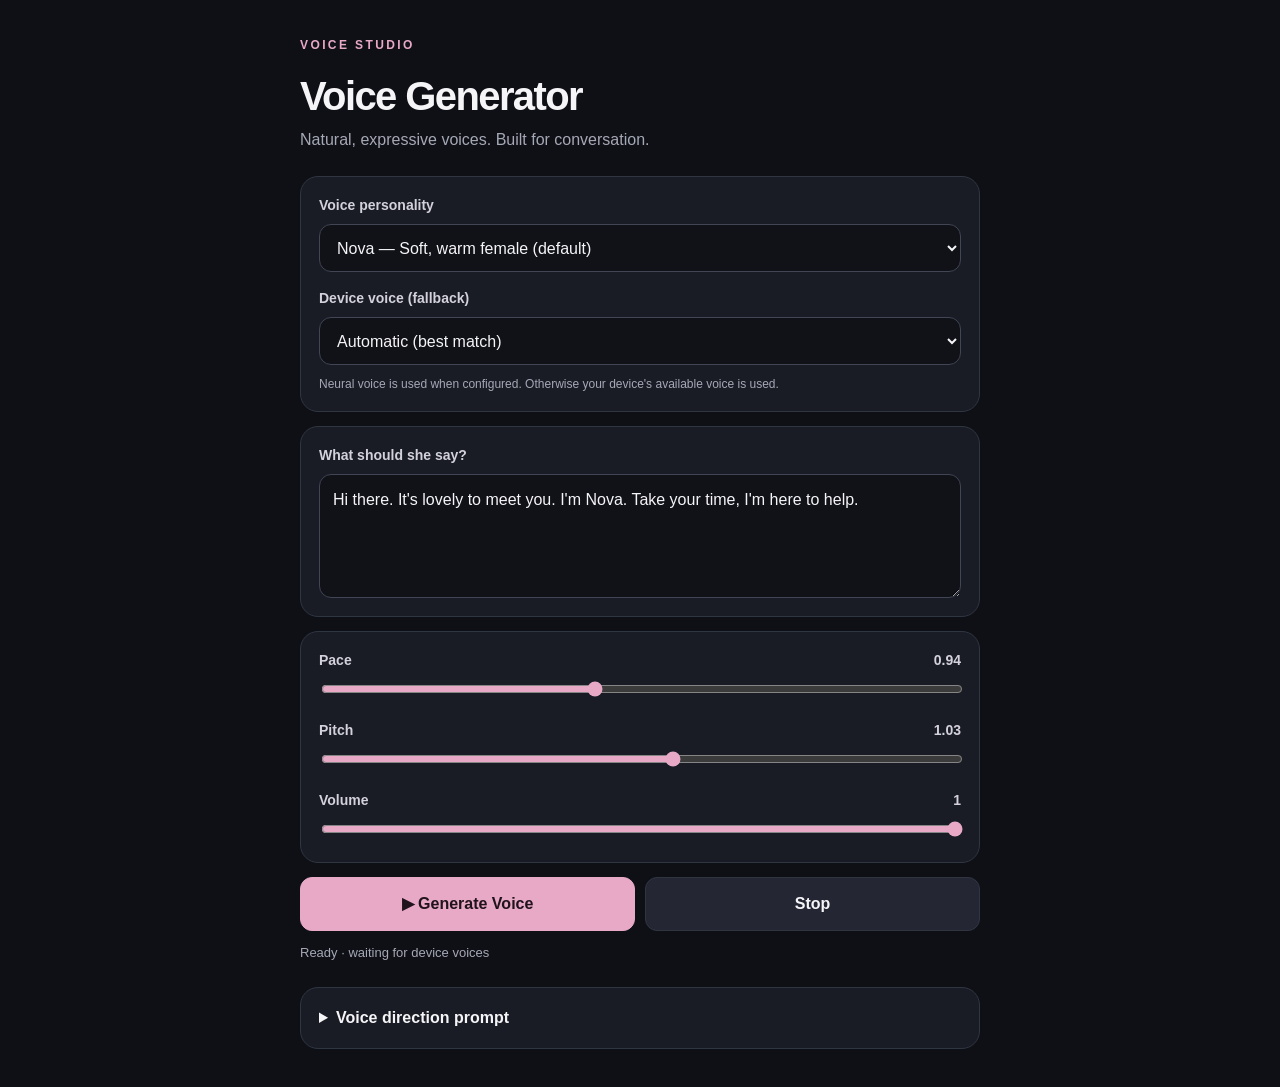
<file: web/index.html>
<!DOCTYPE html><html lang="en"><head><meta charset="UTF-8"><meta name="viewport" content="width=device-width,initial-scale=1"><meta name="theme-color" content="#0f1115"><title>Nova · Voice Generator</title><link rel="stylesheet" href="styles.css"></head><body><main class="container"><header><p class="eyebrow">VOICE STUDIO</p><h1>Voice Generator</h1><p class="subtitle">Natural, expressive voices. Built for conversation.</p></header><section class="card"><label for="profile">Voice personality</label><select id="profile"><option value="nova" selected>Nova — Soft, warm female (default)</option><option value="harbour">Harbour — Calm Canadian male</option></select><label for="deviceVoice" class="secondary-label">Device voice (fallback)</label><select id="deviceVoice"><option value="">Automatic (best match)</option></select><p class="hint">Neural voice is used when configured. Otherwise your device's available voice is used.</p></section><section class="card"><label for="text">What should she say?</label><textarea id="text" rows="4" placeholder="Write something to say…">Hi there. It's lovely to meet you. I'm Nova. Take your time, I'm here to help.</textarea></section><section class="card controls"><div><label for="rate">Pace <span id="rateVal">0.94</span></label><input type="range" id="rate" min="0.6" max="1.4" step="0.02" value="0.94"></div><div><label for="pitch">Pitch <span id="pitchVal">1.03</span></label><input type="range" id="pitch" min="0.7" max="1.3" step="0.01" value="1.03"></div><div><label for="volume">Volume <span id="volumeVal">1</span></label><input type="range" id="volume" min="0" max="1" step="0.05" value="1"></div></section><section class="actions"><button id="speak" class="primary">▶ Generate Voice</button><button id="stop">Stop</button></section><p id="status" role="status" aria-live="polite">Ready</p><details class="card"><summary>Voice direction prompt</summary><pre id="promptPreview"></pre><button id="copyPrompt">Copy Grok Prompt</button></details></main><script src="app.js"></script></body></html>
</file>
<file: web/styles.css>
:root{color-scheme:dark;--bg:#0e1016;--card:#191c25;--border:#303542;--text:#f5f4f7;--muted:#a6a8b5;--accent:#e8a9c7}*{box-sizing:border-box}body{margin:0;background:var(--bg);color:var(--text);font:16px/1.5 -apple-system,BlinkMacSystemFont,"Segoe UI",sans-serif;padding:24px 16px}.container{max-width:680px;margin:auto}header{margin:12px 0 24px}h1{font-size:clamp(28px,6vw,40px);letter-spacing:-.04em;margin:2px 0}.eyebrow{font-size:12px;letter-spacing:.2em;color:var(--accent);font-weight:700}.subtitle,.hint{color:var(--muted)}.subtitle{margin:0}.card{background:var(--card);border:1px solid var(--border);border-radius:18px;padding:18px;margin:0 0 14px}label{display:block;color:#d3d1dc;font-size:14px;font-weight:600;margin:0 0 8px}.secondary-label{margin-top:16px}.hint{font-size:12px;margin:10px 0 0}select,textarea{display:block;width:100%;background:#101218;color:var(--text);border:1px solid #414554;border-radius:12px;padding:13px;font:inherit;min-height:48px}textarea{resize:vertical;min-height:112px}.controls{display:grid;gap:16px}.controls label{display:flex;justify-content:space-between}.controls input{width:100%;accent-color:var(--accent)}.actions{display:flex;gap:10px}.actions button{flex:1}button{border:1px solid var(--border);border-radius:12px;padding:14px;background:#242733;color:var(--text);font:inherit;font-weight:600;cursor:pointer;min-height:48px}.primary{background:var(--accent);color:#20131c;border-color:var(--accent)}button:disabled{opacity:.6}#status{font-size:13px;color:var(--muted);min-height:20px;margin:12px 0 24px}summary{cursor:pointer;font-weight:600}pre{white-space:pre-wrap;overflow-wrap:anywhere;font-size:12px;color:var(--muted);background:#101218;padding:12px;border-radius:10px}details button{width:100%}@media(max-width:420px){body{padding:12px}.card{padding:14px}header{margin:12px 0 18px}}
</file>
